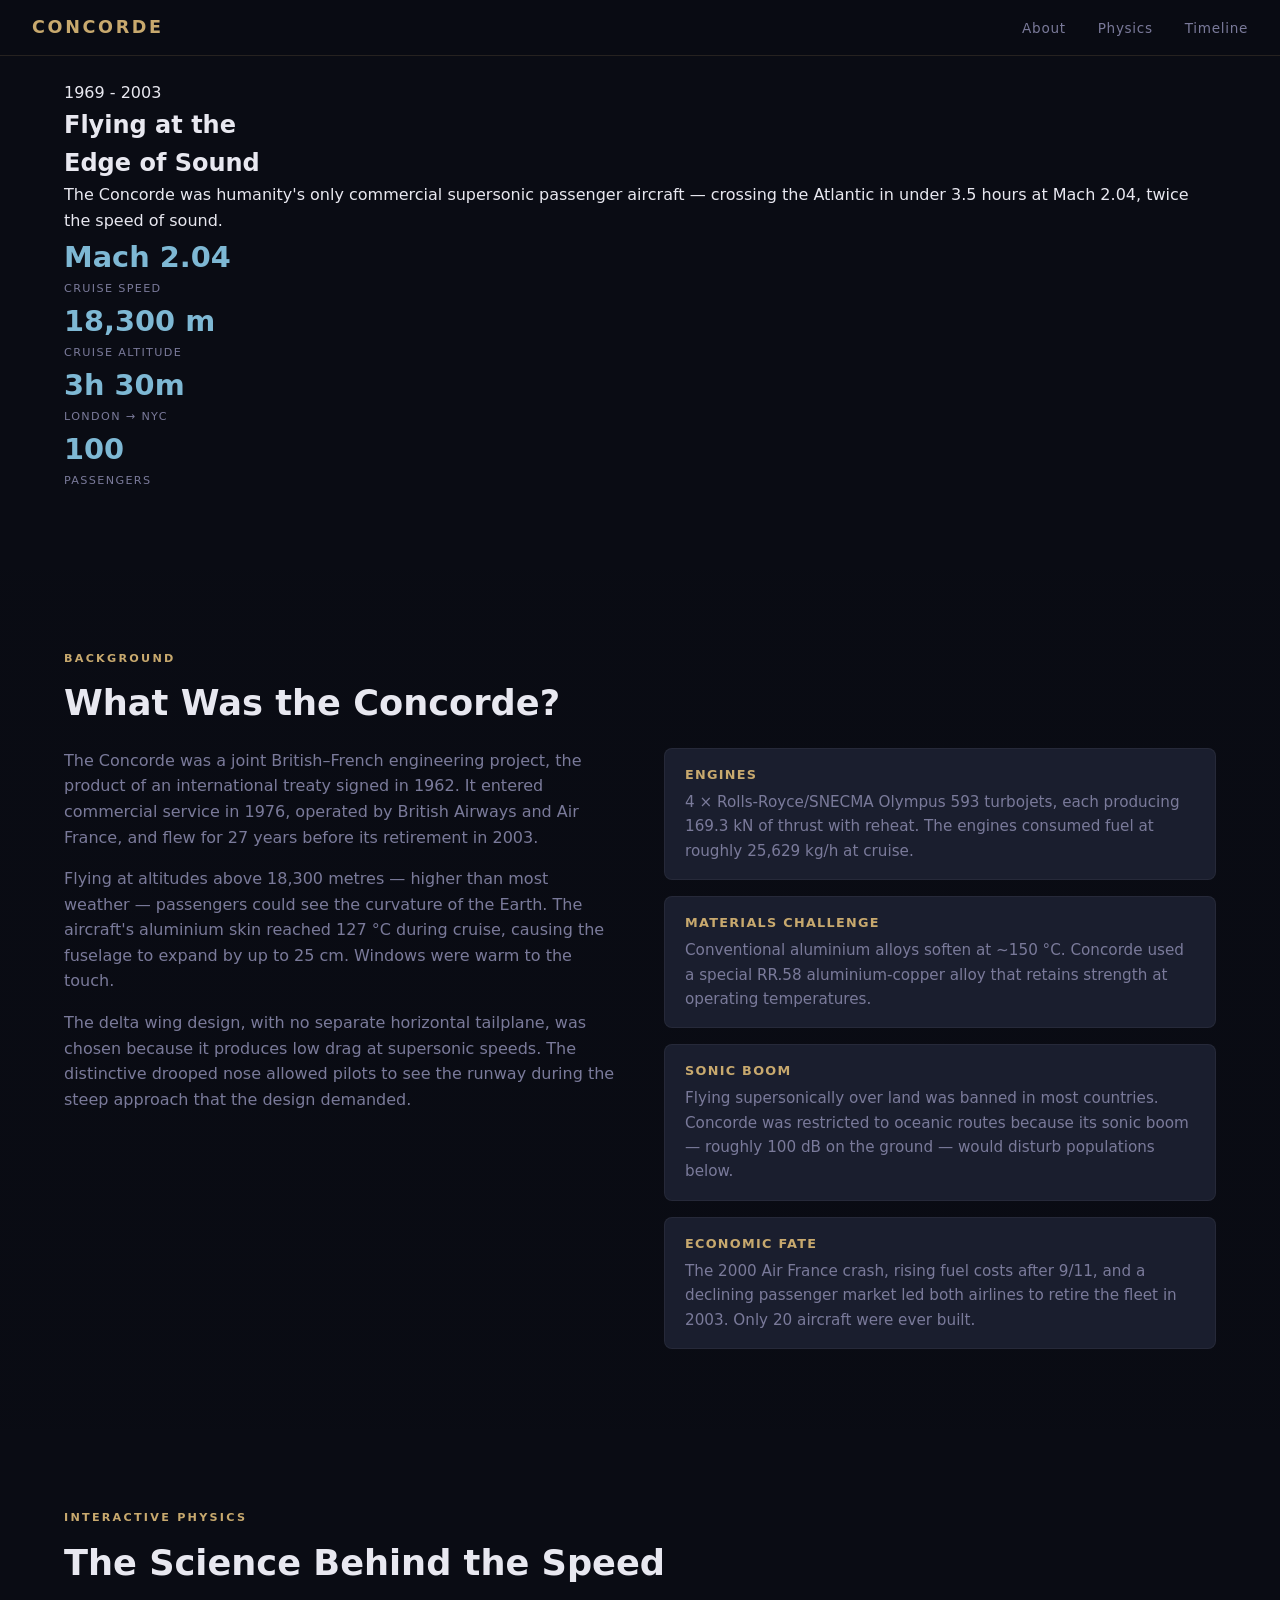
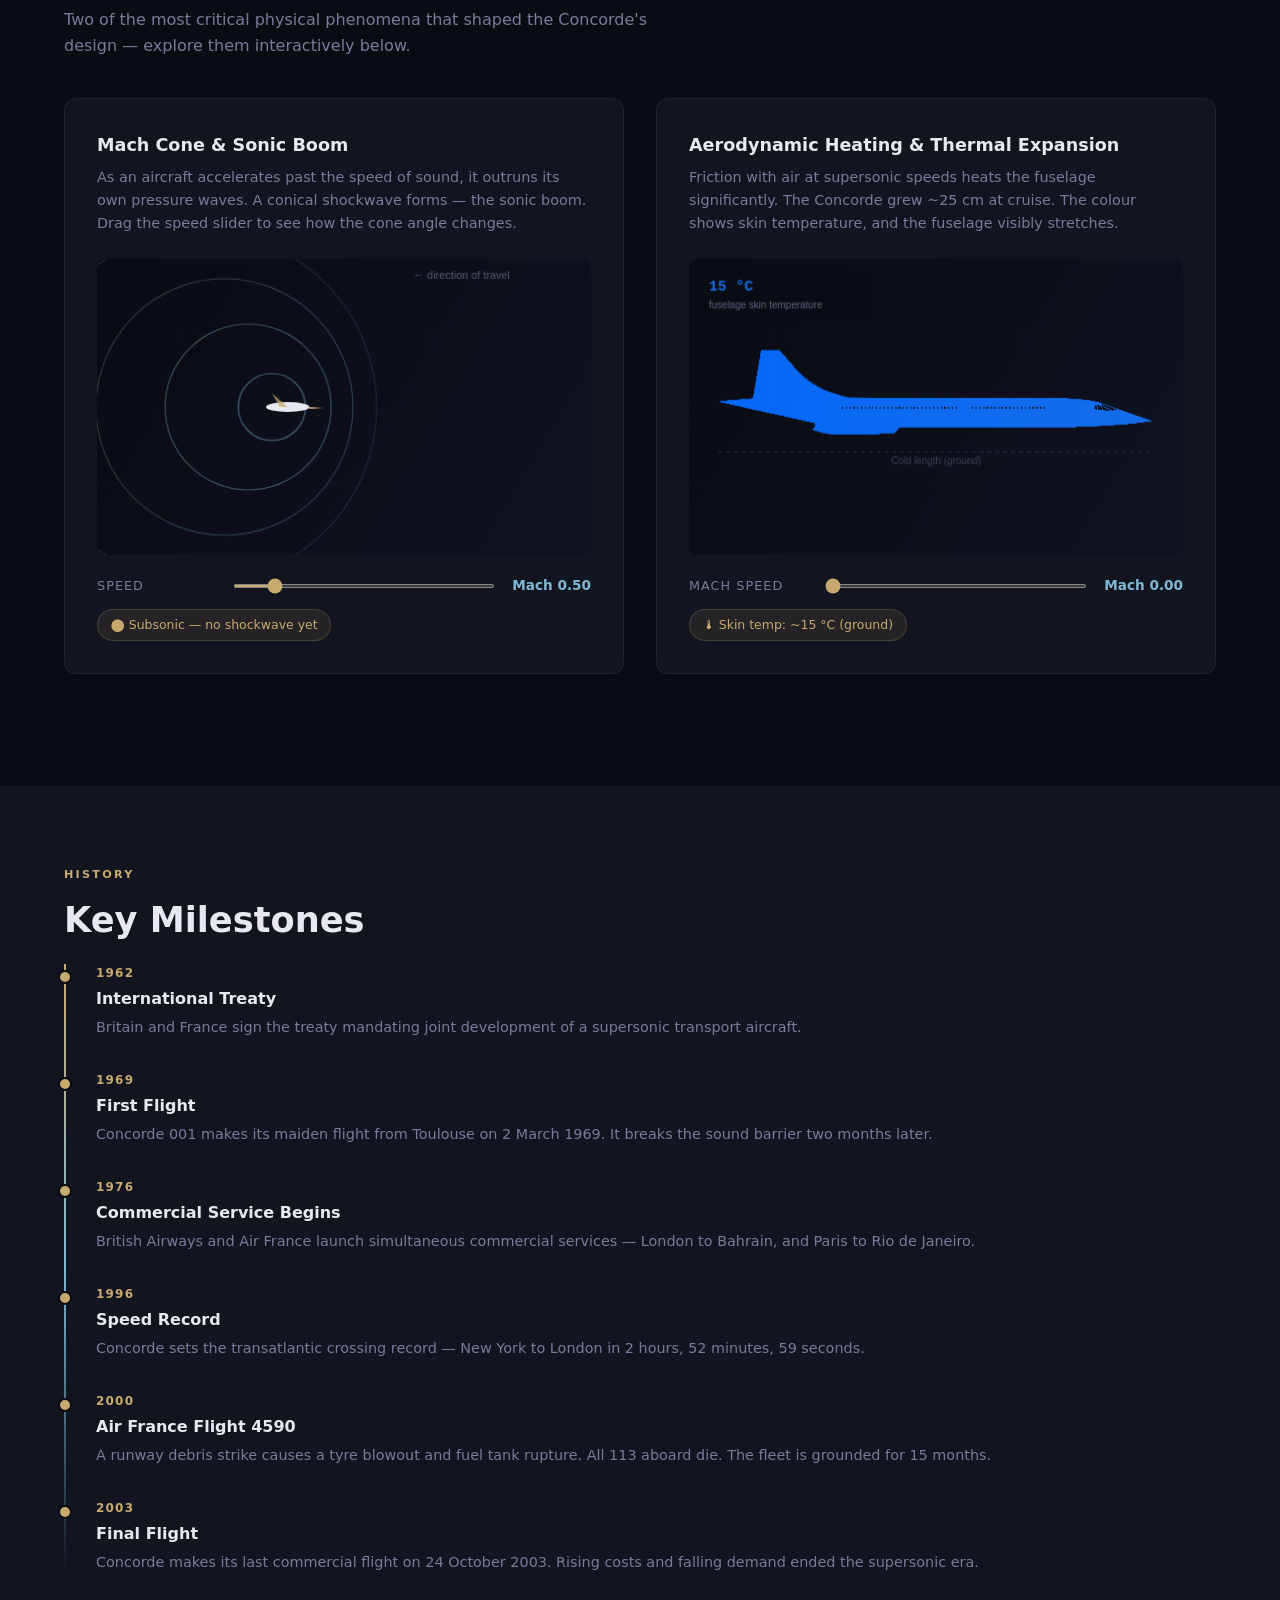
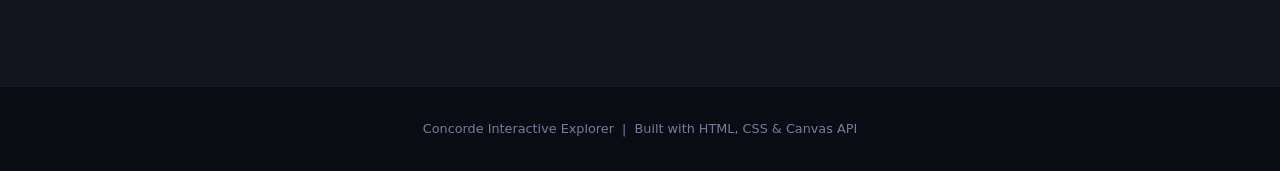
<file: index.html>
<!DOCTYPE html>
<html lang="en">
<head>
  <meta charset="UTF-8">
  <meta name="viewport" content="width=device-width, initial-scale=1.0">
  <title>Concorde — Supersonic Explorer</title>
<link rel="stylesheet" href="style.css">
</head>
<body>

<!-- NAV -->
<nav>
  <div class="nav-brand">CONCORDE</div>
  <ul class="nav-links">
    <li><a href="#story">About</a></li>
    <li><a href="#physics">Physics</a></li>
    <li><a href="#timeline">Timeline</a></li>
  </ul>
</nav>

<!-- HERO -->
<section class="hero" id="home">
  <div class="hero-bg"></div>

  <div class="hero-content">
    <div class="hero-tag">1969 - 2003</div>
    <h1>Flying at the<br>Edge of <span>Sound</span></h1>
    <p>The Concorde was humanity's only commercial supersonic passenger aircraft — crossing the Atlantic in under 3.5 hours at Mach 2.04, twice the speed of sound.</p>
    <div class="hero-stats">
      <div class="stat"><span class="stat-value">Mach 2.04</span><span class="stat-label">Cruise Speed</span></div>
      <div class="stat"><span class="stat-value">18,300 m</span><span class="stat-label">Cruise Altitude</span></div>
      <div class="stat"><span class="stat-value">3h 30m</span><span class="stat-label">London → NYC</span></div>
      <div class="stat"><span class="stat-value">100</span><span class="stat-label">Passengers</span></div>
    </div>
  </div>
</section>

<!-- STORY -->
<section id="story">
  <div class="section-tag">Background</div>
  <h2>What Was the Concorde?</h2>
  <div class="story-grid">
    <div class="story-text">
      <p>The Concorde was a joint British–French engineering project, the product of an international treaty signed in 1962. It entered commercial service in 1976, operated by British Airways and Air France, and flew for 27 years before its retirement in 2003.</p>
      <p>Flying at altitudes above 18,300 metres — higher than most weather — passengers could see the curvature of the Earth. The aircraft's aluminium skin reached 127 °C during cruise, causing the fuselage to expand by up to 25 cm. Windows were warm to the touch.</p>
      <p>The delta wing design, with no separate horizontal tailplane, was chosen because it produces low drag at supersonic speeds. The distinctive drooped nose allowed pilots to see the runway during the steep approach that the design demanded.</p>
    </div>
    <div class="story-facts">
      <div class="fact-card">
        <h4>Engines</h4>
        <p>4 × Rolls-Royce/SNECMA Olympus 593 turbojets, each producing 169.3 kN of thrust with reheat. The engines consumed fuel at roughly 25,629 kg/h at cruise.</p>
      </div>
      <div class="fact-card">
        <h4>Materials Challenge</h4>
        <p>Conventional aluminium alloys soften at ~150 °C. Concorde used a special RR.58 aluminium-copper alloy that retains strength at operating temperatures.</p>
      </div>
      <div class="fact-card">
        <h4>Sonic Boom</h4>
        <p>Flying supersonically over land was banned in most countries. Concorde was restricted to oceanic routes because its sonic boom — roughly 100 dB on the ground — would disturb populations below.</p>
      </div>
      <div class="fact-card">
        <h4>Economic Fate</h4>
        <p>The 2000 Air France crash, rising fuel costs after 9/11, and a declining passenger market led both airlines to retire the fleet in 2003. Only 20 aircraft were ever built.</p>
      </div>
    </div>
  </div>
</section>

<!-- PHYSICS INTERACTIVES -->
<section id="physics">
  <div class="section-tag">Interactive Physics</div>
  <h2>The Science Behind the Speed</h2>
  <p class="section-intro">Two of the most critical physical phenomena that shaped the Concorde's design — explore them interactively below.</p>

  <div class="physics-grid">
    <!-- 1: Mach Cone -->
    <div class="interactive-card">
      <h3>Mach Cone &amp; Sonic Boom</h3>
      <p class="desc">As an aircraft accelerates past the speed of sound, it outruns its own pressure waves. A conical shockwave forms — the sonic boom. Drag the speed slider to see how the cone angle changes.</p>
      <canvas id="machCanvas" width="500" height="300"></canvas>
      <div class="controls">
        <div class="control-row">
          <label>Speed</label>
          <input type="range" id="machSlider" min="0.1" max="3.0" step="0.01" value="0.5">
          <span class="readout" id="machReadout">Mach 0.50</span>
        </div>
      </div>
      <div class="info-badge" id="machInfo">⬤ Subsonic — no shockwave yet</div>
    </div>

    <!-- 2: Thermal Expansion -->
    <div class="interactive-card">
      <h3>Aerodynamic Heating &amp; Thermal Expansion</h3>
      <p class="desc">Friction with air at supersonic speeds heats the fuselage significantly. The Concorde grew ~25 cm at cruise. The colour shows skin temperature, and the fuselage visibly stretches.</p>
      <canvas id="heatCanvas" width="500" height="300"></canvas>
      <div class="controls">
        <div class="control-row">
          <label>Mach Speed</label>
          <input type="range" id="heatSlider" min="0" max="2.04" step="0.01" value="0">
          <span class="readout" id="heatReadout">Mach 0.00</span>
        </div>
      </div>
      <div class="info-badge" id="heatInfo">🌡 Skin temp: ~15 °C (ground)</div>
    </div>
  </div>
</section>

<!-- TIMELINE -->
<section id="timeline">
  <div class="section-tag">History</div>
  <h2>Key Milestones</h2>
  <div class="timeline">
    <div class="tl-item">
      <div class="tl-year">1962</div>
      <h4>International Treaty</h4>
      <p>Britain and France sign the treaty mandating joint development of a supersonic transport aircraft.</p>
    </div>
    <div class="tl-item">
      <div class="tl-year">1969</div>
      <h4>First Flight</h4>
      <p>Concorde 001 makes its maiden flight from Toulouse on 2 March 1969. It breaks the sound barrier two months later.</p>
    </div>
    <div class="tl-item">
      <div class="tl-year">1976</div>
      <h4>Commercial Service Begins</h4>
      <p>British Airways and Air France launch simultaneous commercial services — London to Bahrain, and Paris to Rio de Janeiro.</p>
    </div>
    <div class="tl-item">
      <div class="tl-year">1996</div>
      <h4>Speed Record</h4>
      <p>Concorde sets the transatlantic crossing record — New York to London in 2 hours, 52 minutes, 59 seconds.</p>
    </div>
    <div class="tl-item">
      <div class="tl-year">2000</div>
      <h4>Air France Flight 4590</h4>
      <p>A runway debris strike causes a tyre blowout and fuel tank rupture. All 113 aboard die. The fleet is grounded for 15 months.</p>
    </div>
    <div class="tl-item">
      <div class="tl-year">2003</div>
      <h4>Final Flight</h4>
      <p>Concorde makes its last commercial flight on 24 October 2003. Rising costs and falling demand ended the supersonic era.</p>
    </div>
  </div>
</section>

<footer>
  Concorde Interactive Explorer &nbsp;|&nbsp; Built with HTML, CSS &amp; Canvas API
</footer>

<script>
// ════════════════════════════════════════════════
//  1. MACH CONE VISUALIZER
// ════════════════════════════════════════════════
(function () {
  const canvas = document.getElementById('machCanvas');
  const ctx    = canvas.getContext('2d');
  const slider = document.getElementById('machSlider');
  const readout= document.getElementById('machReadout');
  const badge  = document.getElementById('machInfo');

  // Retina scaling
  const dpr = window.devicePixelRatio || 1;
  canvas.width  = 500 * dpr; canvas.height = 300 * dpr;
  canvas.style.width = '100%'; canvas.style.height = 'auto';
  ctx.scale(dpr, dpr);
  const W = 500, H = 300;

  let mach = 0.5;
  let time = 0;
  let wavefronts = []; // { x, r, age }
  let planeX = 80;
  const PLANE_SPEED_PX_S = 120; // pixels per second at mach 1 (visual)
  const SOUND_SPEED_PX_S = 120;
  let lastT = null;
  const MAX_WAVES = 30;

  function spawnWave() {
    wavefronts.push({ x: planeX, r: 0 });
  }

  function draw(ts) {
    if (!lastT) lastT = ts;
    const dt = Math.min((ts - lastT) / 1000, 0.05);
    lastT = ts;
    time += dt;

    const planeVPx = mach * PLANE_SPEED_PX_S;
    planeX += planeVPx * dt;
    if (planeX > W + 20) {
      planeX = -20;
      wavefronts = [];
    }

    // Spawn a wavefront every ~0.4 s (visual)
    if (Math.floor(time * 2.5) > Math.floor((time - dt) * 2.5)) {
      if (wavefronts.length < MAX_WAVES) spawnWave();
    }

    // Grow wave radii
    wavefronts.forEach(w => { w.r += SOUND_SPEED_PX_S * dt; });
    // Cull off-screen
    wavefronts = wavefronts.filter(w => w.r < W * 1.5 && w.x - w.r < W);

    // ─ Draw ─
    ctx.clearRect(0, 0, W, H);

    // Background gradient
    const bg = ctx.createLinearGradient(0, 0, W, H);
    bg.addColorStop(0, '#0a0c14');
    bg.addColorStop(1, '#0f1220');
    ctx.fillStyle = bg;
    ctx.fillRect(0, 0, W, H);

    // Wave circles
    wavefronts.forEach(w => {
      const alpha = Math.max(0, 0.6 - w.r / (W * 0.8));
      ctx.beginPath();
      ctx.arc(w.x, H / 2, w.r, 0, Math.PI * 2);
      ctx.strokeStyle = `rgba(126,184,212,${alpha})`;
      ctx.lineWidth = 1.2;
      ctx.stroke();
    });

    // Mach cone lines (only when supersonic)
    if (mach >= 1.0) {
      const sinMu = 1 / mach;
      const mu = Math.asin(Math.min(1, sinMu));
      const coneLen = W * 0.85;

      ctx.save();
      ctx.translate(planeX, H / 2);
      ctx.beginPath();
      ctx.moveTo(0, 0);
      ctx.lineTo(-coneLen, -Math.tan(mu) * coneLen);
      ctx.moveTo(0, 0);
      ctx.lineTo(-coneLen,  Math.tan(mu) * coneLen);
      ctx.strokeStyle = 'rgba(224,92,92,0.75)';
      ctx.lineWidth = 2;
      ctx.setLineDash([6, 4]);
      ctx.stroke();
      ctx.setLineDash([]);

      // Angle label
      const angleDeg = (mu * 180 / Math.PI).toFixed(1);
      ctx.fillStyle = 'rgba(224,92,92,0.85)';
      ctx.font = '11px monospace';
      ctx.fillText(`μ = ${angleDeg}°`, -coneLen * 0.5, -Math.tan(mu) * coneLen * 0.5 - 6);
      ctx.restore();
    }

    // Plane body
    ctx.save();
    ctx.translate(planeX, H / 2);
    // fuselage
    ctx.fillStyle = '#e8e8f0';
    ctx.beginPath();
    ctx.ellipse(0, 0, 22, 5, 0, 0, Math.PI * 2);
    ctx.fill();
    // nose
    ctx.beginPath();
    ctx.moveTo(22, 0); ctx.lineTo(36, 1); ctx.lineTo(22, 2);
    ctx.fillStyle = '#c8a96e'; ctx.fill();
    // wing
    ctx.beginPath();
    ctx.moveTo(0, 0); ctx.lineTo(-16, -14); ctx.lineTo(-8, 0);
    ctx.fillStyle = 'rgba(200,169,110,0.7)'; ctx.fill();
    ctx.restore();

    // Labels
    ctx.fillStyle = 'rgba(122,122,154,0.7)';
    ctx.font = '11px sans-serif';
    ctx.fillText('← direction of travel', W - 180, 20);

    requestAnimationFrame(draw);
  }

  slider.addEventListener('input', () => {
    mach = parseFloat(slider.value);
    readout.textContent = `Mach ${mach.toFixed(2)}`;
    if (mach < 1.0) {
      badge.textContent = '⬤ Subsonic — pressure waves travel ahead of the plane';
      badge.style.background = 'rgba(126,184,212,0.1)';
      badge.style.borderColor = 'rgba(126,184,212,0.3)';
      badge.style.color = '#7eb8d4';
    } else if (mach < 1.2) {
      badge.textContent = '⬤ Transonic — shockwave forming, unstable drag rise';
      badge.style.background = 'rgba(200,169,110,0.1)';
      badge.style.borderColor = 'rgba(200,169,110,0.3)';
      badge.style.color = '#c8a96e';
    } else {
      const mu = (Math.asin(1 / mach) * 180 / Math.PI).toFixed(1);
      badge.textContent = `⬤ Supersonic — Mach angle μ = ${mu}°, sonic boom on the ground`;
      badge.style.background = 'rgba(224,92,92,0.1)';
      badge.style.borderColor = 'rgba(224,92,92,0.3)';
      badge.style.color = '#e05c5c';
    }
  });

  requestAnimationFrame(draw);
})();

// ════════════════════════════════════════════════
//  2. THERMAL EXPANSION VISUALIZER
// ════════════════════════════════════════════════
(function () {
  const canvas  = document.getElementById('heatCanvas');
  const ctx     = canvas.getContext('2d');
  const slider  = document.getElementById('heatSlider');
  const readout = document.getElementById('heatReadout');
  const badge   = document.getElementById('heatInfo');

  const dpr = window.devicePixelRatio || 1;
  canvas.width  = 500 * dpr; canvas.height = 300 * dpr;
  canvas.style.width = '100%'; canvas.style.height = 'auto';
  ctx.scale(dpr, dpr);
  const W = 500, H = 300;

  const T_AMB_GROUND = 288.15;

  function skinTemp(mach) {
    const T_base = mach < 0.5 ? T_AMB_GROUND : T_AMB_GROUND - mach * 35;
    return T_base * (1 + 0.2 * 0.9 * mach * mach) - 273.15;
  }

  function expansion_mm(mach) {
    return (mach / 2.04) * (mach / 2.04) * 250;
  }

  function tempColor(t) {
    const pct = Math.max(0, Math.min(1, (t - 10) / 120));
    if (pct < 0.5) {
      const r = Math.round(pct * 2 * 200);
      const g = Math.round(100 + pct * 2 * 100);
      const b = Math.round(255 - pct * 2 * 200);
      return `rgb(${r},${g},${b})`;
    } else {
      const p2 = (pct - 0.5) * 2;
      const r = Math.round(200 + p2 * 55);
      const g = Math.round(200 - p2 * 160);
      const b = Math.round(55 - p2 * 55);
      return `rgb(${r},${g},${b})`;
    }
  }

  let currentMach = 0;
  let animMach = 0;
  let maskCanvas = null;

  // Load silhouette PNG and strip white background to create an alpha mask
  const img = new Image();
  img.src = 'Concorde Silh.png';
  img.onload = () => {
    maskCanvas = document.createElement('canvas');
    maskCanvas.width = img.width;
    maskCanvas.height = img.height;
    const mctx = maskCanvas.getContext('2d');
    mctx.drawImage(img, 0, 0);
    const id = mctx.getImageData(0, 0, img.width, img.height);
    const d = id.data;
    for (let i = 0; i < d.length; i += 4) {
      if (d[i] > 200 && d[i + 1] > 200 && d[i + 2] > 200) d[i + 3] = 0;
    }
    mctx.putImageData(id, 0, 0);
    requestAnimationFrame(draw);
  };

  // Reusable offscreen canvas for gradient+mask compositing
  const tmp = document.createElement('canvas');
  const tctx = tmp.getContext('2d');

  function draw() {
    animMach += (currentMach - animMach) * 0.05;
    const m = animMach;

    ctx.clearRect(0, 0, W, H);
    const bg = ctx.createLinearGradient(0, 0, W, H);
    bg.addColorStop(0, '#0a0c14'); bg.addColorStop(1, '#0f1220');
    ctx.fillStyle = bg; ctx.fillRect(0, 0, W, H);

    if (!maskCanvas) { requestAnimationFrame(draw); return; }

    const temp = skinTemp(m);
    const expMm = expansion_mm(m);
    const expPx = (expMm / 250) * 30;

    // Plane layout — silhouette is nose-right, tail-left
    const BASE_W = 440;
    const aspect = maskCanvas.height / maskCanvas.width;
    const imgW = BASE_W + expPx;
    const imgH = BASE_W * aspect;
    const imgX = (W - BASE_W) / 2 - expPx / 2;
    const imgY = H / 2 - imgH / 2 - 15;

    // Cold reference line
    const coldMid = W / 2;
    const lineY = imgY + imgH + 14;
    ctx.setLineDash([4, 4]);
    ctx.strokeStyle = 'rgba(122,122,154,0.3)';
    ctx.lineWidth = 1;
    ctx.beginPath();
    ctx.moveTo(coldMid - BASE_W / 2, lineY);
    ctx.lineTo(coldMid + BASE_W / 2, lineY);
    ctx.stroke();
    ctx.setLineDash([]);
    ctx.fillStyle = 'rgba(122,122,154,0.45)';
    ctx.font = '10px sans-serif';
    ctx.textAlign = 'center';
    ctx.fillText('Cold length (ground)', coldMid, lineY + 13);
    ctx.textAlign = 'left';

    // Hot length expansion bracket
    if (expPx > 1) {
      const bracketY = lineY - 6;
      ctx.strokeStyle = 'rgba(200,169,110,0.6)';
      ctx.lineWidth = 1.5;
      ctx.beginPath();
      ctx.moveTo(imgX, bracketY);
      ctx.lineTo(imgX + imgW, bracketY);
      ctx.stroke();
      [[imgX, 1], [imgX + imgW, -1]].forEach(([x, dir]) => {
        ctx.beginPath();
        ctx.moveTo(x, bracketY);
        ctx.lineTo(x + dir * 6, bracketY - 4);
        ctx.lineTo(x + dir * 6, bracketY + 4);
        ctx.fillStyle = 'rgba(200,169,110,0.6)';
        ctx.fill();
      });
      ctx.fillStyle = 'rgba(200,169,110,0.9)';
      ctx.font = 'bold 10px sans-serif';
      ctx.textAlign = 'center';
      ctx.fillText(`+${expMm.toFixed(0)} mm`, coldMid, bracketY - 3);
      ctx.textAlign = 'left';
    }

    // Draw heat-coloured plane: gradient → masked by silhouette
    tmp.width  = Math.ceil(imgW);
    tmp.height = Math.ceil(imgH);
    const grad = tctx.createLinearGradient(0, 0, imgW, 0);
    grad.addColorStop(0,   tempColor(temp * 0.78));  // tail
    grad.addColorStop(0.5, tempColor(temp * 0.95));  // mid-fuselage
    grad.addColorStop(1,   tempColor(temp * 1.08));  // nose leading edge (hottest)
    tctx.fillStyle = grad;
    tctx.fillRect(0, 0, imgW, imgH);
    tctx.globalCompositeOperation = 'destination-in';
    tctx.drawImage(maskCanvas, 0, 0, imgW, imgH);
    tctx.globalCompositeOperation = 'source-over';
    ctx.drawImage(tmp, imgX, imgY);

    // Engine exhaust glow (engines sit under left/rear of silhouette)
    if (m > 0.2) {
      const glowX = imgX + imgW * 0.09;
      const glowY = imgY + imgH * 0.74;
      const glow = ctx.createRadialGradient(glowX, glowY, 0, glowX, glowY, 30);
      glow.addColorStop(0, `rgba(255,${Math.round(180 - m * 80)},30,${Math.min(0.9, m * 0.7)})`);
      glow.addColorStop(1, 'rgba(0,0,0,0)');
      ctx.beginPath();
      ctx.ellipse(glowX - 12, glowY, 30, 11, 0, 0, Math.PI * 2);
      ctx.fillStyle = glow;
      ctx.fill();
    }

    // Temperature badge
    ctx.fillStyle = 'rgba(10,12,20,0.75)';
    ctx.beginPath();
    ctx.roundRect(10, 10, 178, 52, 6);
    ctx.fill();
    ctx.fillStyle = tempColor(temp);
    ctx.font = 'bold 15px monospace';
    ctx.fillText(`${temp.toFixed(0)} °C`, 20, 32);
    ctx.fillStyle = 'rgba(122,122,154,0.8)';
    ctx.font = '10px sans-serif';
    ctx.fillText('fuselage skin temperature', 20, 50);

    requestAnimationFrame(draw);
  }

  slider.addEventListener('input', () => {
    currentMach = parseFloat(slider.value);
    readout.textContent = `Mach ${currentMach.toFixed(2)}`;
    const temp = skinTemp(currentMach);
    const exp  = expansion_mm(currentMach);
    badge.textContent = `🌡 Skin temp: ~${temp.toFixed(0)} °C  |  Expansion: +${exp.toFixed(0)} mm`;
  });
})();
</script>

</body>
</html>
</file>
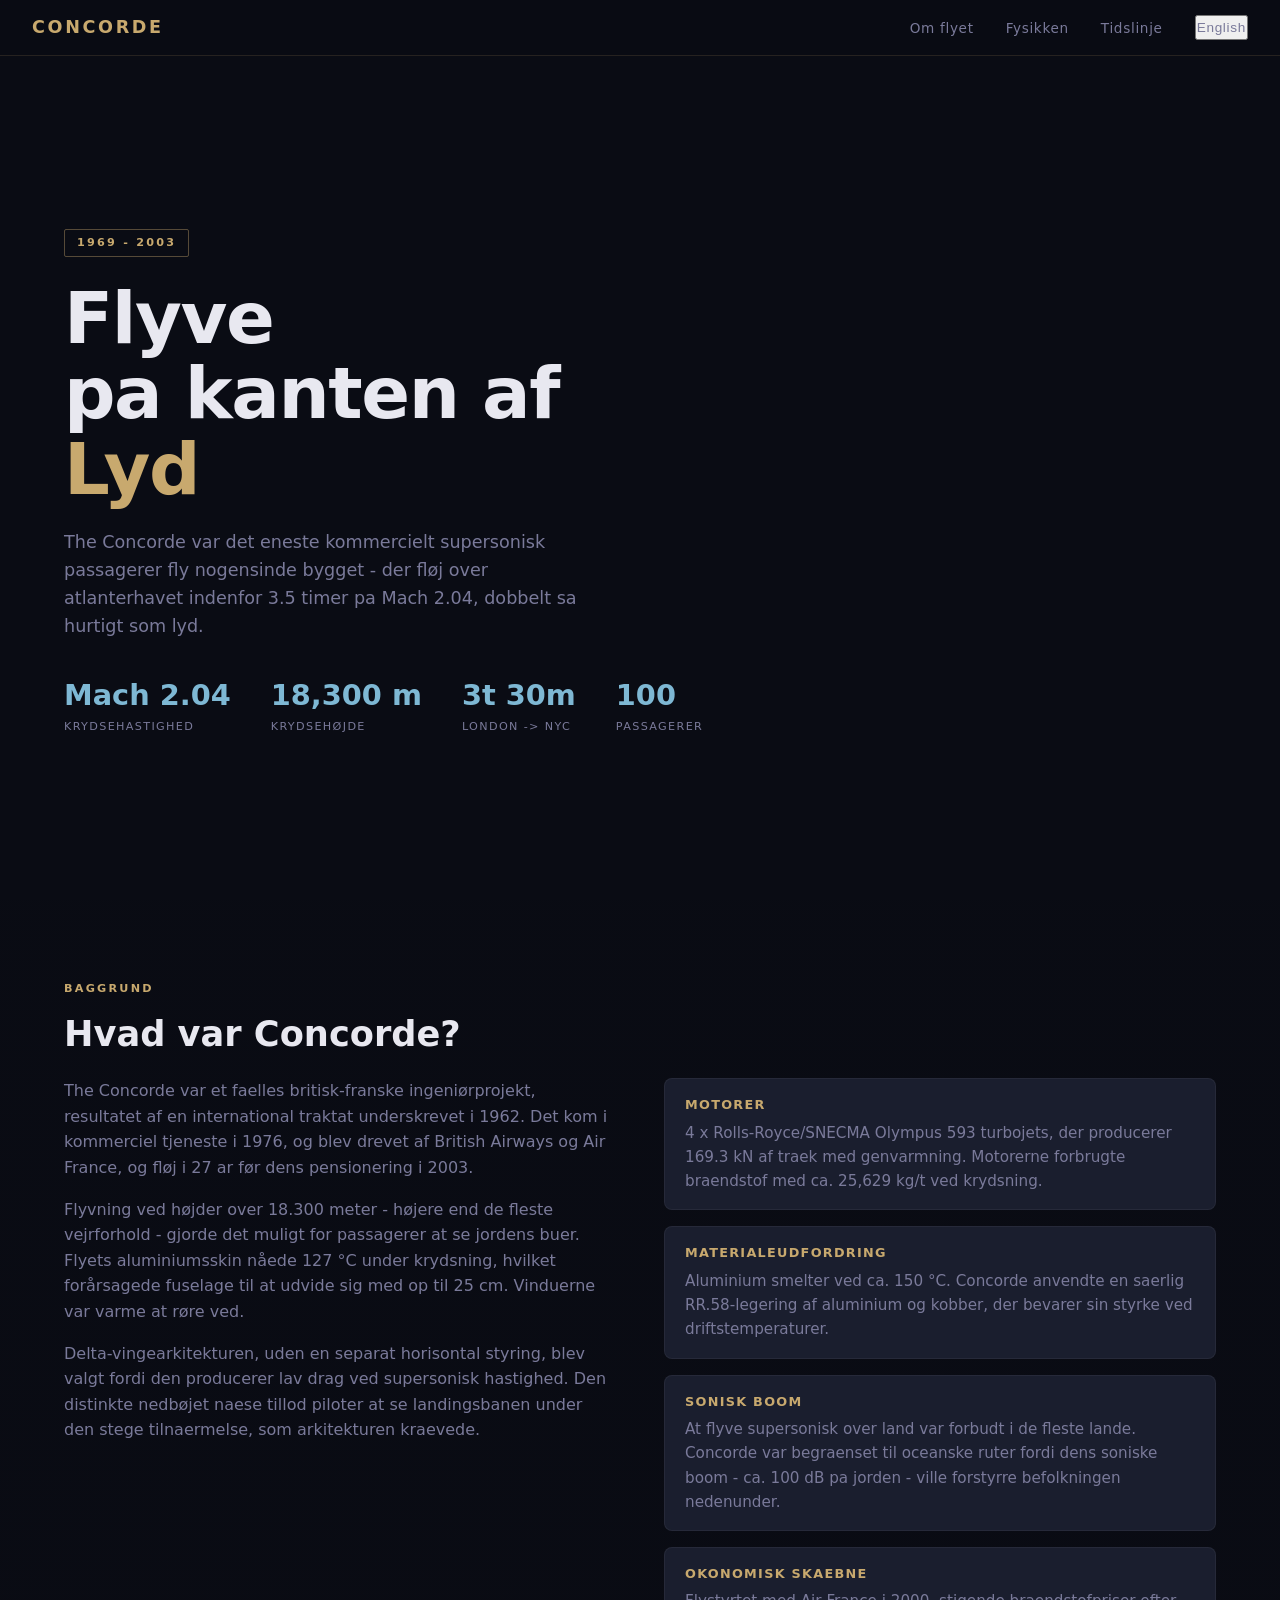
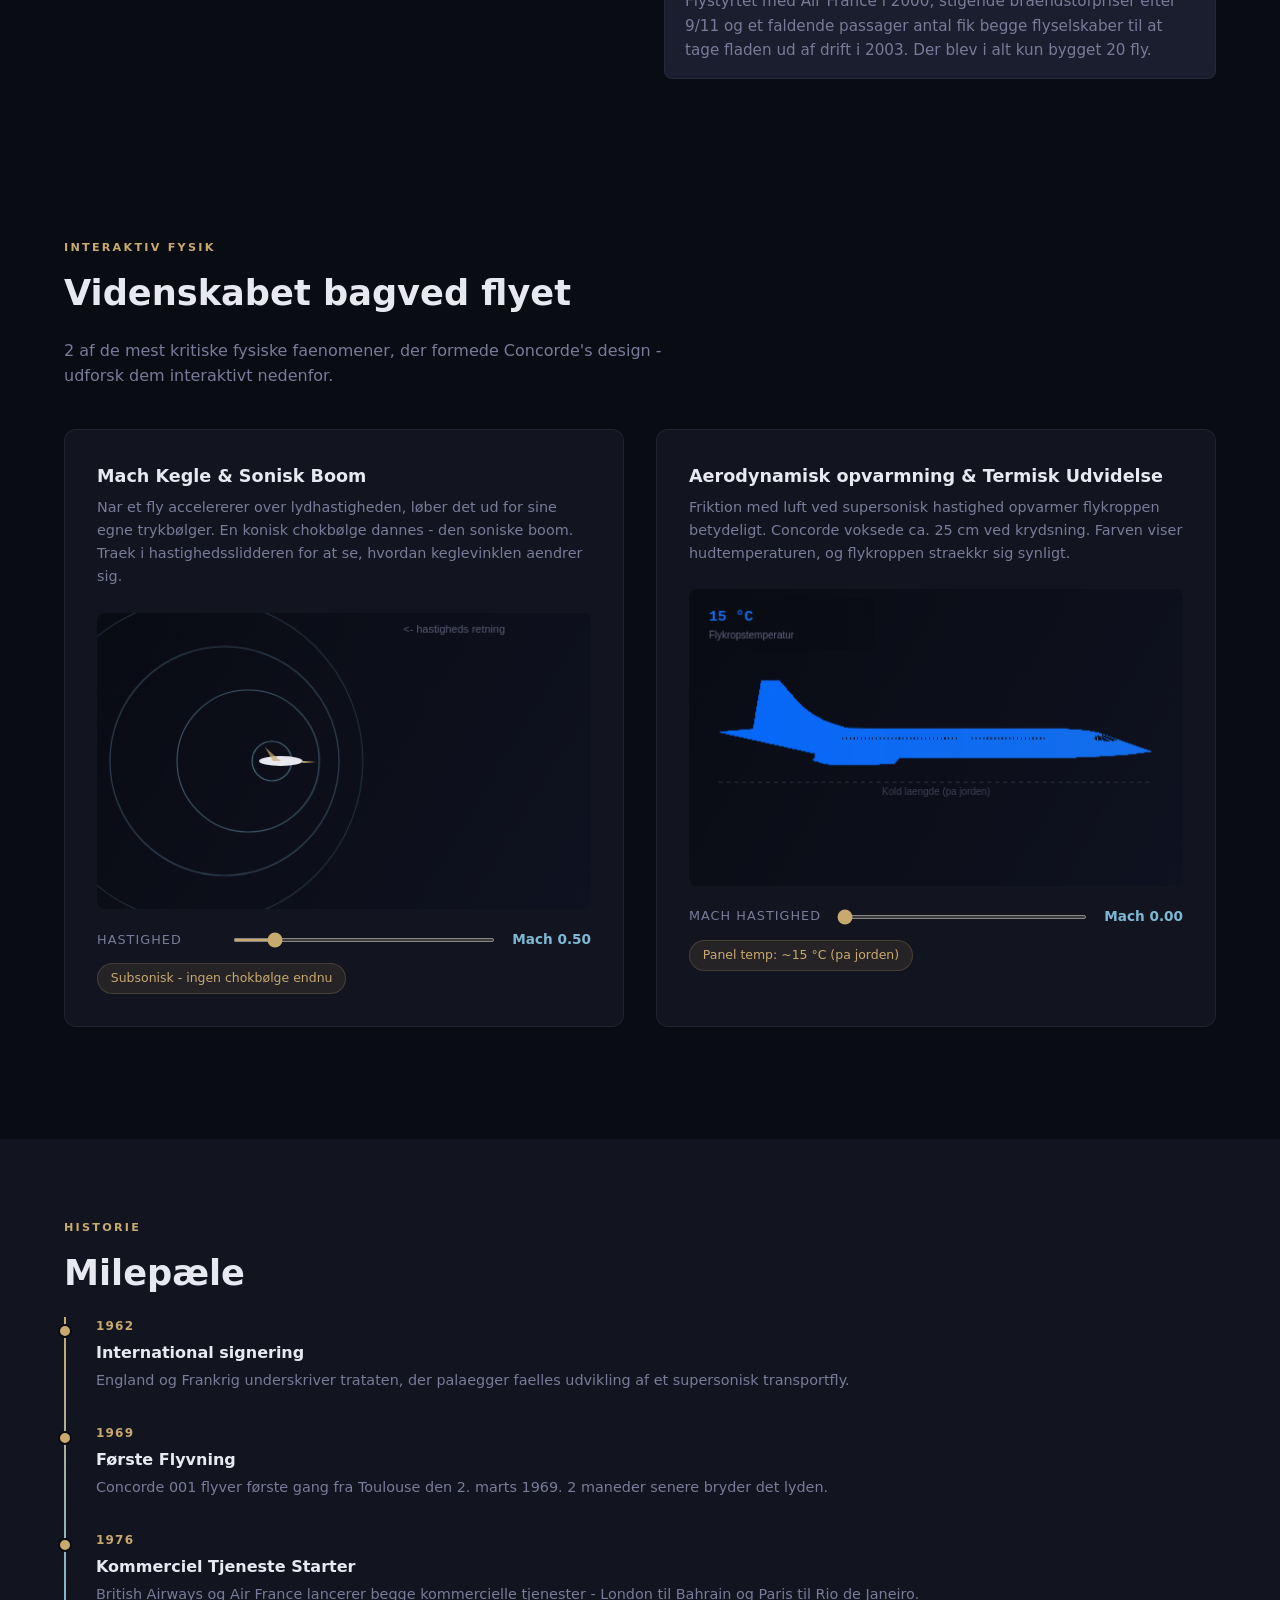
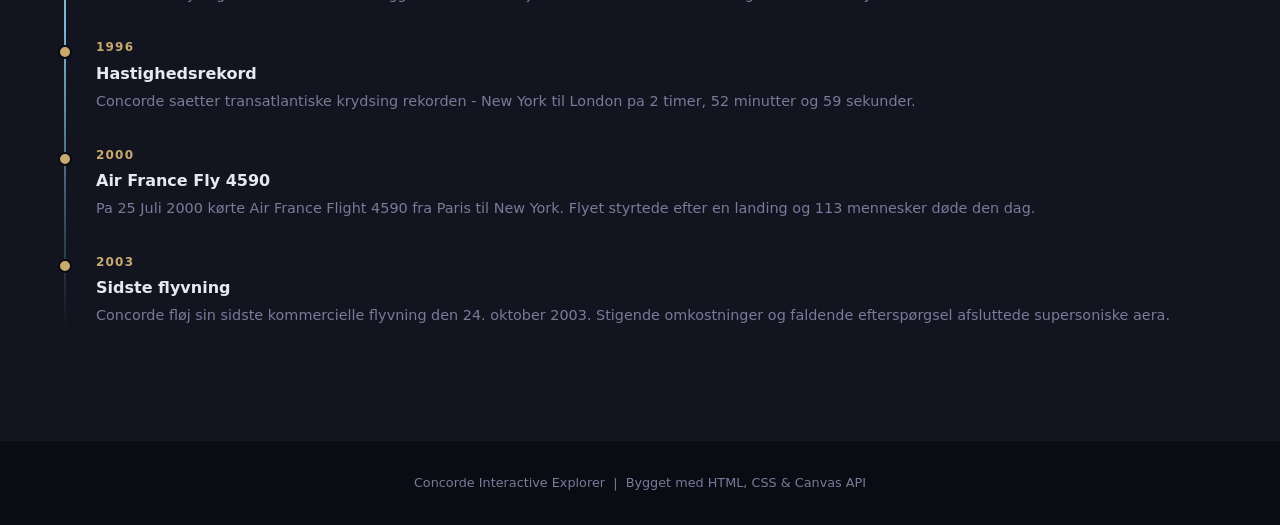
<file: index.DA.html>
<!DOCTYPE html>
<html lang="da">
<head>
  <meta charset="UTF-8">
  <meta name="viewport" content="width=device-width, initial-scale=1.0">
  <title>Concorde - Supersonisk Explorer</title>
  <link rel="stylesheet" href="style.css">
</head>
<body>

<!-- NAV -->
<nav>
  <div class="nav-brand">CONCORDE</div>
  <ul class="nav-links">
    <li><a href="#story">Om flyet</a></li>
    <li><a href="#physics">Fysikken</a></li>
    <li><a href="#timeline">Tidslinje</a></li>
    <button><a href="index.EN.html">English</a></button>
  </ul>
</nav>

<!-- HERO -->
<section class="titleCard" id="home">
  <div class="titleCard-bg"></div>

  <div class="titleCard-content">
    <div class="titleCard-tag">1969 - 2003</div>
    <h1>Flyve <br>pa kanten af <span>Lyd</span></h1>
    <p>The Concorde var det eneste kommercielt supersonisk passagerer fly nogensinde bygget - der fløj over atlanterhavet indenfor 3.5 timer pa Mach 2.04, dobbelt sa hurtigt som lyd.</p>
    <div class="titleCard-stats">
      <div class="stat"><span class="stat-value">Mach 2.04</span><span class="stat-label">Krydsehastighed</span></div>
      <div class="stat"><span class="stat-value">18,300 m</span><span class="stat-label">Krydsehøjde</span></div>
      <div class="stat"><span class="stat-value">3t 30m</span><span class="stat-label">London -> NYC</span></div>
      <div class="stat"><span class="stat-value">100</span><span class="stat-label">Passagerer</span></div>
    </div>
  </div>
</section>

<!-- 
This section just contains all the context and information about the Concorde
-->
<section id="story">
  <div class="section-tag">Baggrund</div>
  <h2>Hvad var Concorde?</h2>
  <div class="story-grid">
    <div class="story-text">
      <p>The Concorde var et faelles britisk-franske ingeniørprojekt, resultatet af en international traktat underskrevet i 1962. Det kom i kommerciel tjeneste i 1976, og blev drevet af British Airways og Air France, og fløj i 27 ar før dens pensionering i 2003.</p>
      <p>Flyvning ved højder over 18.300 meter - højere end de fleste vejrforhold - gjorde det muligt for passagerer at se jordens buer. Flyets aluminiumsskin nåede 127 °C under krydsning, hvilket forårsagede fuselage til at udvide sig med op til 25 cm. Vinduerne var varme at røre ved.</p>
      <p>Delta-vingearkitekturen, uden en separat horisontal styring, blev valgt fordi den producerer lav drag ved supersonisk hastighed. Den distinkte nedbøjet naese tillod piloter at se landingsbanen under den stege tilnaermelse, som arkitekturen kraevede.</p>
    </div>
    <div class="story-facts">
      <div class="fact-card">
        <h4>Motorer</h4>
        <p>4 x Rolls-Royce/SNECMA Olympus 593 turbojets, der producerer 169.3 kN af traek med genvarmning. Motorerne forbrugte braendstof med ca. 25,629 kg/t ved krydsning.</p>
      </div>
      <div class="fact-card">
        <h4>Materialeudfordring</h4>
        <p>Aluminium smelter ved ca. 150 °C. Concorde anvendte en saerlig RR.58-legering af aluminium og kobber, der bevarer sin styrke ved driftstemperaturer.</p>
      </div>
      <div class="fact-card">
        <h4>Sonisk Boom</h4>
        <p>At flyve supersonisk over land var forbudt i de fleste lande. Concorde var begraenset til oceanske ruter fordi dens soniske boom - ca. 100 dB pa jorden - ville forstyrre befolkningen nedenunder.</p>
      </div>
      <div class="fact-card">
        <h4>Okonomisk skaebne</h4>
        <p>Flystyrtet med Air France i 2000, stigende braendstofpriser efter 9/11 og et faldende passager antal fik begge flyselskaber til at tage fladen ud af drift i 2003. Der blev i alt kun bygget 20 fly.</p>
      </div>
    </div>
  </div>
</section>

<!-- PHYSICS INTERACTIVES -->
<section id="physics">
  <div class="section-tag">Interaktiv fysik</div>
  <h2>Videnskabet bagved flyet</h2>
  <p class="section-intro">2 af de mest kritiske fysiske faenomener, der formede Concorde's design - udforsk dem interaktivt nedenfor.</p>

  <div class="physics-grid">
    <!-- 1: Mach Cone -->
    <div class="interactive-card">
      <h3>Mach Kegle &amp; Sonisk Boom</h3>
      <p class="desc">Nar et fly accelererer over lydhastigheden, løber det ud for sine egne trykbølger. En konisk chokbølge dannes - den soniske boom. Traek i hastighedsslidderen for at se, hvordan keglevinklen aendrer sig.</p>
      <canvas id="machCanvas" width="500" height="300"
        data-travel-label="hastigheds retning"
        data-subsonic-text="Subsonisk - ingen chokbølge endnu"
        data-transonic-text="Transsonisk - chokbølge dannes, ustabil luftmodstand"
        data-supersonic-text="Supersonisk - Mach vinkel μ = {mu} grader, sonisk boom pa jorden"
      ></canvas>
      <div class="controls">
        <div class="control-row">
          <label>Hastighed</label>
          <input type="range" id="machSlider" min="0.1" max="3.0" step="0.01" value="0.5">
          <span class="readout" id="machReadout">Mach 0.50</span>
        </div>
      </div>
      <div class="info-badge" id="machInfo">Subsonisk - ingen chokbølge endnu</div>
    </div>

    <!-- 2: Thermal Expansion -->
    <div class="interactive-card">
      <h3>Aerodynamisk opvarmning &amp; Termisk Udvidelse</h3>
      <p class="desc">Friktion med luft ved supersonisk hastighed opvarmer flykroppen betydeligt. Concorde voksede ca. 25 cm ved krydsning. Farven viser hudtemperaturen, og flykroppen straekkr sig synligt.</p>
      <canvas id="heatCanvas" width="500" height="300"
        data-cold-label="Kold laengde (pa jorden)"
        data-temp-label="Flykropstemperatur"
        data-badge-prefix="Panel temp"
        data-exp-label="Udvidelse"
      ></canvas>
      <div class="controls">
        <div class="control-row">
          <label>Mach hastighed</label>
          <input type="range" id="heatSlider" min="0" max="2.04" step="0.01" value="0">
          <span class="readout" id="heatReadout">Mach 0.00</span>
        </div>
      </div>
      <div class="info-badge" id="heatInfo">Panel temp: ~15 °C (pa jorden)</div>
    </div>
  </div>
</section>

<!-- TIMELINE -->
<section id="timeline">
  <div class="section-tag">Historie</div>
  <h2>Milepæle</h2>
  <div class="timeline">
    <div class="tl-item">
      <div class="tl-year">1962</div>
      <h4>International signering</h4>
      <p>England og Frankrig underskriver trataten, der palaegger faelles udvikling af et supersonisk transportfly.</p>
    </div>
    <div class="tl-item">
      <div class="tl-year">1969</div>
      <h4>Første Flyvning</h4>
      <p>Concorde 001 flyver første gang fra Toulouse den 2. marts 1969. 2 maneder senere bryder det lyden.</p>
    </div>
    <div class="tl-item">
      <div class="tl-year">1976</div>
      <h4>Kommerciel Tjeneste Starter</h4>
      <p>British Airways og Air France lancerer begge kommercielle tjenester - London til Bahrain og Paris til Rio de Janeiro.</p>
    </div>
    <div class="tl-item">
      <div class="tl-year">1996</div>
      <h4>Hastighedsrekord</h4>
      <p>Concorde saetter transatlantiske krydsing rekorden - New York til London pa 2 timer, 52 minutter og 59 sekunder.</p>
    </div>
    <div class="tl-item">
      <div class="tl-year">2000</div>
      <h4>Air France Fly 4590</h4>
      <p>Pa 25 Juli 2000 kørte Air France Flight 4590 fra Paris til New York. Flyet styrtede efter en landing og 113 mennesker døde den dag.</p>
    </div>
    <div class="tl-item">
      <div class="tl-year">2003</div>
      <h4>Sidste flyvning</h4>
      <p>Concorde fløj sin sidste kommercielle flyvning den 24. oktober 2003. Stigende omkostninger og faldende efterspørgsel afsluttede supersoniske aera.</p>
    </div>
  </div>
</section>

<footer>
  Concorde Interactive Explorer &nbsp;|&nbsp; Bygget med HTML, CSS &amp; Canvas API
</footer>

<script src="mach-cone.js"></script>
<script src="thermal-expansion.js"></script>

</body>
</html>
</file>
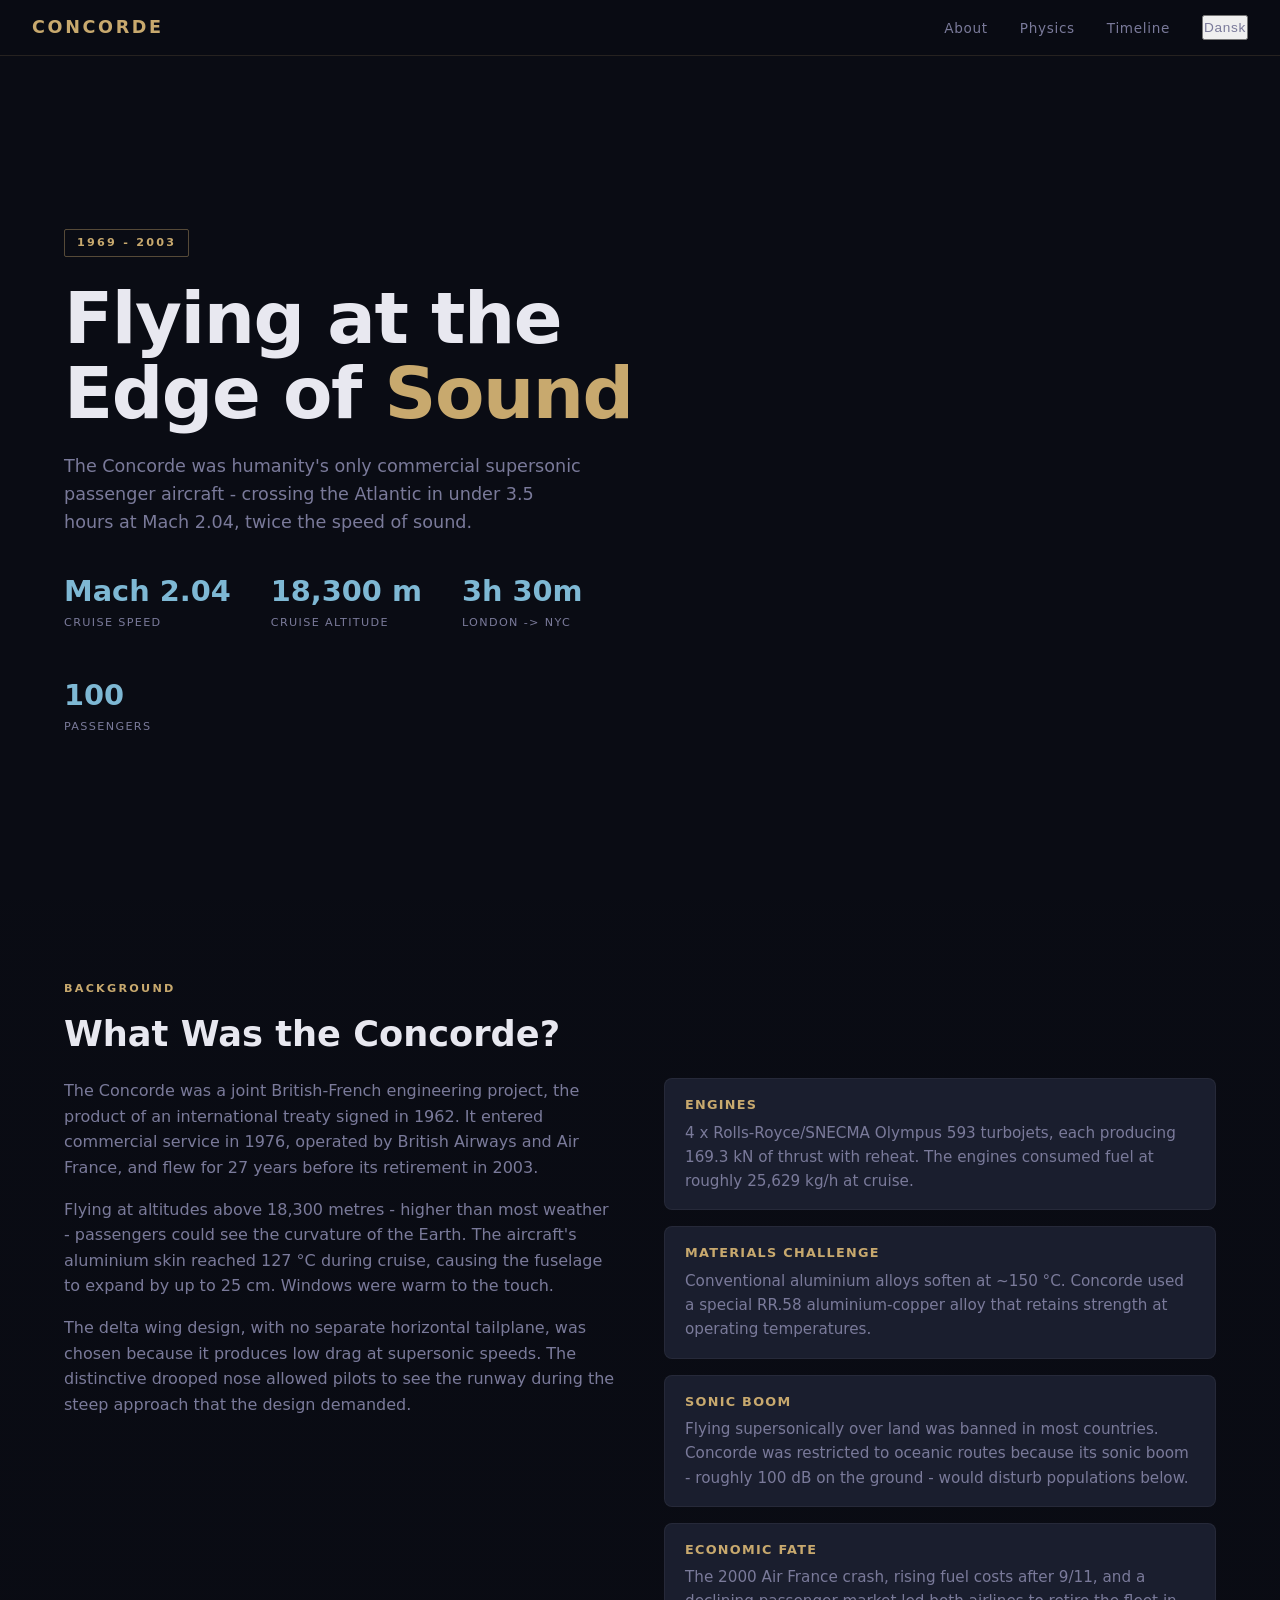
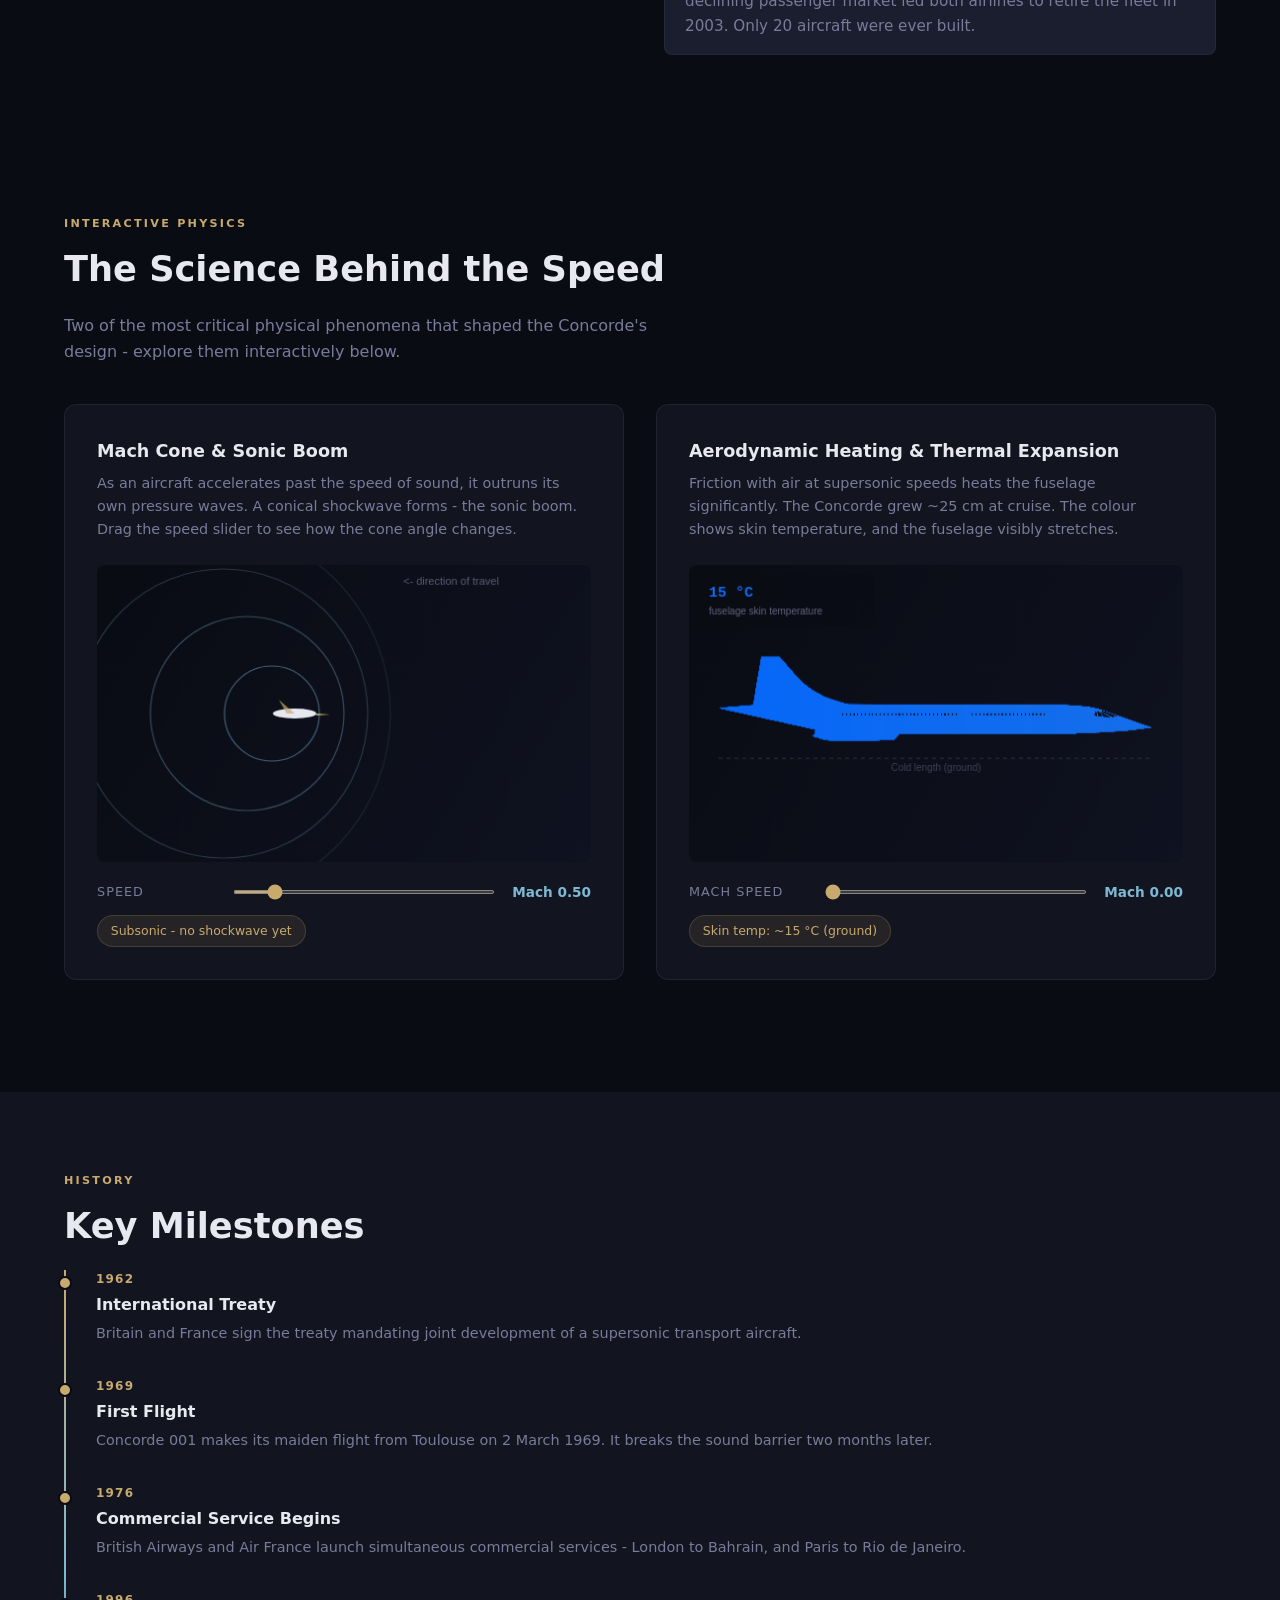
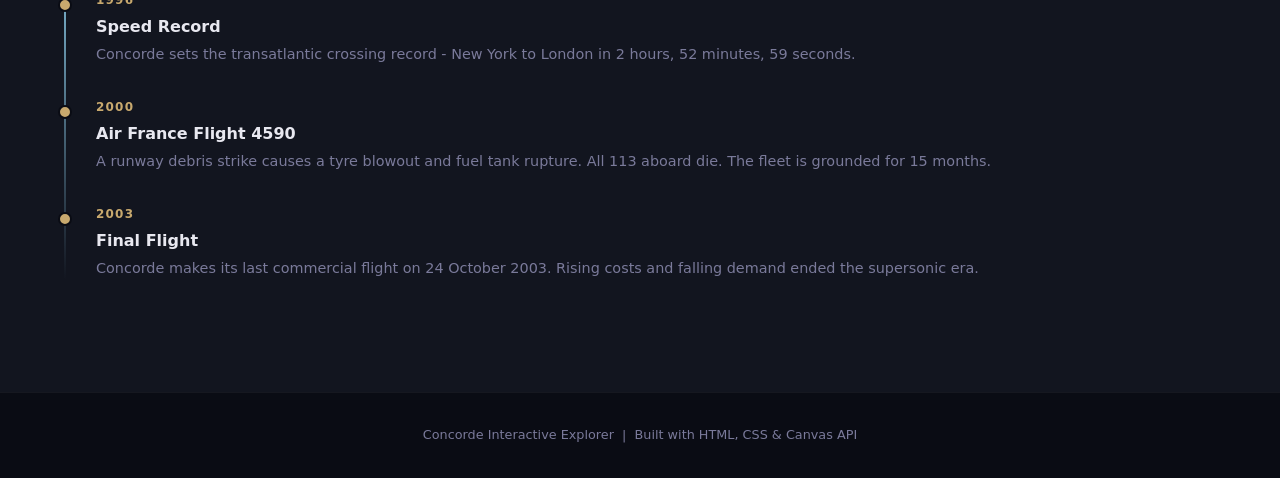
<file: index.EN.html>
<!DOCTYPE html>
<html lang="en">
<head>
  <meta charset="UTF-8">
  <meta name="viewport" content="width=device-width, initial-scale=1.0">
  <title>Concorde - Supersonic Explorer</title>
  <link rel="stylesheet" href="style.css">
</head>
<body>

<!-- NAV -->
<nav>
  <div class="nav-brand">CONCORDE</div>
  <ul class="nav-links">
    <li><a href="#story">About</a></li>
    <li><a href="#physics">Physics</a></li>
    <li><a href="#timeline">Timeline</a></li>
    <button><a href="index.DA.html">Dansk</a></button>
  </ul>
</nav>

<!-- HERO -->
<section class="titleCard" id="home">
  <div class="titleCard-bg"></div>

  <div class="titleCard-content">
    <div class="titleCard-tag">1969 - 2003</div>
    <h1>Flying at the<br>Edge of <span>Sound</span></h1>
    <p>The Concorde was humanity's only commercial supersonic passenger aircraft - crossing the Atlantic in under 3.5 hours at Mach 2.04, twice the speed of sound.</p>
    <div class="titleCard-stats">
      <div class="stat"><span class="stat-value">Mach 2.04</span><span class="stat-label">Cruise Speed</span></div>
      <div class="stat"><span class="stat-value">18,300 m</span><span class="stat-label">Cruise Altitude</span></div>
      <div class="stat"><span class="stat-value">3h 30m</span><span class="stat-label">London -> NYC</span></div>
      <div class="stat"><span class="stat-value">100</span><span class="stat-label">Passengers</span></div>
    </div>
  </div>
</section>

<!-- STORY -->
<section id="story">
  <div class="section-tag">Background</div>
  <h2>What Was the Concorde?</h2>
  <div class="story-grid">
    <div class="story-text">
      <p>The Concorde was a joint British-French engineering project, the product of an international treaty signed in 1962. It entered commercial service in 1976, operated by British Airways and Air France, and flew for 27 years before its retirement in 2003.</p>
      <p>Flying at altitudes above 18,300 metres - higher than most weather - passengers could see the curvature of the Earth. The aircraft's aluminium skin reached 127 °C during cruise, causing the fuselage to expand by up to 25 cm. Windows were warm to the touch.</p>
      <p>The delta wing design, with no separate horizontal tailplane, was chosen because it produces low drag at supersonic speeds. The distinctive drooped nose allowed pilots to see the runway during the steep approach that the design demanded.</p>
    </div>
    <div class="story-facts">
      <div class="fact-card">
        <h4>Engines</h4>
        <p>4 x Rolls-Royce/SNECMA Olympus 593 turbojets, each producing 169.3 kN of thrust with reheat. The engines consumed fuel at roughly 25,629 kg/h at cruise.</p>
      </div>
      <div class="fact-card">
        <h4>Materials Challenge</h4>
        <p>Conventional aluminium alloys soften at ~150 °C. Concorde used a special RR.58 aluminium-copper alloy that retains strength at operating temperatures.</p>
      </div>
      <div class="fact-card">
        <h4>Sonic Boom</h4>
        <p>Flying supersonically over land was banned in most countries. Concorde was restricted to oceanic routes because its sonic boom - roughly 100 dB on the ground - would disturb populations below.</p>
      </div>
      <div class="fact-card">
        <h4>Economic Fate</h4>
        <p>The 2000 Air France crash, rising fuel costs after 9/11, and a declining passenger market led both airlines to retire the fleet in 2003. Only 20 aircraft were ever built.</p>
      </div>
    </div>
  </div>
</section>

<!-- PHYSICS INTERACTIVES -->
<section id="physics">
  <div class="section-tag">Interactive Physics</div>
  <h2>The Science Behind the Speed</h2>
  <p class="section-intro">Two of the most critical physical phenomena that shaped the Concorde's design - explore them interactively below.</p>

  <div class="physics-grid">
    <!-- 1: Mach Cone -->
    <div class="interactive-card">
      <h3>Mach Cone &amp; Sonic Boom</h3>
      <p class="desc">As an aircraft accelerates past the speed of sound, it outruns its own pressure waves. A conical shockwave forms - the sonic boom. Drag the speed slider to see how the cone angle changes.</p>
      <canvas id="machCanvas" width="500" height="300"
        data-travel-label="direction of travel"
        data-subsonic-text="Subsonic - pressure waves travel ahead of the plane"
        data-transonic-text="Transonic - shockwave forming, unstable drag rise"
        data-supersonic-text="Supersonic - Mach angle μ = {mu} deg, sonic boom on the ground"
      ></canvas>
      <div class="controls">
        <div class="control-row">
          <label>Speed</label>
          <input type="range" id="machSlider" min="0.1" max="3.0" step="0.01" value="0.5">
          <span class="readout" id="machReadout">Mach 0.50</span>
        </div>
      </div>
      <div class="info-badge" id="machInfo">Subsonic - no shockwave yet</div>
    </div>

    <!-- 2: Thermal Expansion -->
    <div class="interactive-card">
      <h3>Aerodynamic Heating &amp; Thermal Expansion</h3>
      <p class="desc">Friction with air at supersonic speeds heats the fuselage significantly. The Concorde grew ~25 cm at cruise. The colour shows skin temperature, and the fuselage visibly stretches.</p>
      <canvas id="heatCanvas" width="500" height="300"
        data-cold-label="Cold length (ground)"
        data-temp-label="fuselage skin temperature"
        data-badge-prefix="Skin temp"
        data-exp-label="Expansion"
      ></canvas>
      <div class="controls">
        <div class="control-row">
          <label>Mach Speed</label>
          <input type="range" id="heatSlider" min="0" max="2.04" step="0.01" value="0">
          <span class="readout" id="heatReadout">Mach 0.00</span>
        </div>
      </div>
      <div class="info-badge" id="heatInfo">Skin temp: ~15 °C (ground)</div>
    </div>
  </div>
</section>

<!-- TIMELINE -->
<section id="timeline">
  <div class="section-tag">History</div>
  <h2>Key Milestones</h2>
  <div class="timeline">
    <div class="tl-item">
      <div class="tl-year">1962</div>
      <h4>International Treaty</h4>
      <p>Britain and France sign the treaty mandating joint development of a supersonic transport aircraft.</p>
    </div>
    <div class="tl-item">
      <div class="tl-year">1969</div>
      <h4>First Flight</h4>
      <p>Concorde 001 makes its maiden flight from Toulouse on 2 March 1969. It breaks the sound barrier two months later.</p>
    </div>
    <div class="tl-item">
      <div class="tl-year">1976</div>
      <h4>Commercial Service Begins</h4>
      <p>British Airways and Air France launch simultaneous commercial services - London to Bahrain, and Paris to Rio de Janeiro.</p>
    </div>
    <div class="tl-item">
      <div class="tl-year">1996</div>
      <h4>Speed Record</h4>
      <p>Concorde sets the transatlantic crossing record - New York to London in 2 hours, 52 minutes, 59 seconds.</p>
    </div>
    <div class="tl-item">
      <div class="tl-year">2000</div>
      <h4>Air France Flight 4590</h4>
      <p>A runway debris strike causes a tyre blowout and fuel tank rupture. All 113 aboard die. The fleet is grounded for 15 months.</p>
    </div>
    <div class="tl-item">
      <div class="tl-year">2003</div>
      <h4>Final Flight</h4>
      <p>Concorde makes its last commercial flight on 24 October 2003. Rising costs and falling demand ended the supersonic era.</p>
    </div>
  </div>
</section>

<footer>
  Concorde Interactive Explorer &nbsp;|&nbsp; Built with HTML, CSS &amp; Canvas API
</footer>

<script src="mach-cone.js"></script>
<script src="thermal-expansion.js"></script>

</body>
</html>
</file>
<file: style.css>
/* 
   Base colors for everything, defined as CSS variables for easy theming and consistency across the site.
   Some things will vary but mostly this is the way elements should look.

   /
   Base farver til alt defineret som CSS-variabler for nem theming og konsistens på tværs af sitet.
   Nogle ting vil variere, men for det meste er det sådan elementer skal se ud.

   */
   :root {
      --bg: #0a0c14;
      --surface: #12151f;
      --surface2: #1a1e2e;
      --accent: #c8a96e;
      --accent2: #7eb8d4;
      --text: #e8e8f0;
      --muted: #7a7a9a;
      --danger: #e05c5c;
    }

    * { box-sizing: border-box; margin: 0; padding: 0; }

    body {
      background: var(--bg);
      color: var(--text);
      font-family: 'Segoe UI', system-ui, sans-serif;
      line-height: 1.6;
    }

    /* ── NAV ── */
    nav {
      position: fixed; top: 0; left: 0; right: 0; z-index: 100;
      background: rgba(10,12,20,0.92);
      backdrop-filter: blur(10px);
      border-bottom: 1px solid rgba(200,169,110,0.15);
      display: flex; align-items: center; justify-content: space-between;
      padding: 0 2rem; height: 56px;
    }
    .nav-brand { font-size: 1.1rem; font-weight: 700; letter-spacing: 0.15em; color: var(--accent); }
    .nav-links { display: flex; gap: 2rem; list-style: none; }
    .nav-links a { color: var(--muted); text-decoration: none; font-size: 0.85rem; letter-spacing: 0.05em; transition: color 0.2s; }
    .nav-links a:hover { color: var(--accent); }

    /* ── titleCard ── */
    .titleCard {
      min-height: 100vh;
      display: flex; flex-direction: column; justify-content: center; align-items: flex-start;
      padding: 8rem 4rem 4rem;
      position: relative; overflow: hidden;
    }
    .titleCard-bg {
      position: absolute; inset: 0; z-index: 0;
      background:
        linear-gradient(to right, rgba(10,12,20,0.92) 35%, rgba(10,12,20,0.4) 100%),
        url('https://upload.wikimedia.org/wikipedia/commons/e/eb/British_Airways_Concorde_G-BOAC_03.jpg') center/cover no-repeat;
    }
    .titleCard-content { position: relative; z-index: 1; max-width: 640px; }
    .titleCard-tag {
      display: inline-block; font-size: 0.7rem; letter-spacing: 0.2em; font-weight: 600;
      color: var(--accent); border: 1px solid rgba(200,169,110,0.4);
      padding: 0.25rem 0.75rem; border-radius: 2px; margin-bottom: 1.5rem;
      text-transform: uppercase;
    }
    .titleCard h1 {
      font-size: clamp(2.5rem, 6vw, 4.5rem);
      font-weight: 800; letter-spacing: -0.02em; line-height: 1.05;
      margin-bottom: 1.25rem;
    }
    .titleCard h1 span { color: var(--accent); }
    .titleCard p { font-size: 1.1rem; color: var(--muted); max-width: 520px; margin-bottom: 2rem; }
    .titleCard-stats {
      display: flex; gap: 2.5rem; flex-wrap: wrap;
    }
    .stat { display: flex; flex-direction: column; }
    .stat-value { font-size: 1.8rem; font-weight: 700; color: var(--accent2); }
    .stat-label { font-size: 0.7rem; letter-spacing: 0.12em; color: var(--muted); text-transform: uppercase; }

    /* ── PLANE SVG decoration ── */
    .titleCard-plane {
      position: absolute; right: -2%; top: 50%; transform: translateY(-50%);
      width: 52%; opacity: 0.12; z-index: 0;
      pointer-events: none;
    }

    /* ── SECTION SHARED ── */
    section { padding: 5rem 4rem; }
    .section-tag {
      font-size: 0.7rem; letter-spacing: 0.2em; font-weight: 600;
      color: var(--accent); text-transform: uppercase; margin-bottom: 0.5rem;
    }
    h2 { font-size: clamp(1.6rem, 3vw, 2.2rem); font-weight: 700; margin-bottom: 1rem; }
    .section-intro { color: var(--muted); max-width: 600px; margin-bottom: 2.5rem; }

    /* ── STORY ── */
    #story {
      background:
        linear-gradient(rgba(10,12,20,0.88), rgba(10,12,20,0.88)),
        url('https://aerospaceglobalnews.com/wp-content/uploads/2026/02/Concorde_engine_nacelle_detail_Musee_de_lAir_et_de_lEspace_Le_Bourget_France._12599326095-1024x742.jpg') center/cover no-repeat fixed;
    }
    .story-grid { display: grid; grid-template-columns: 1fr 1fr; gap: 3rem; align-items: start; }
    .story-text p { color: var(--muted); margin-bottom: 1rem; }
    .story-facts { display: flex; flex-direction: column; gap: 1rem; }
    .fact-card {
      background: var(--surface2); border: 1px solid rgba(255,255,255,0.05);
      border-radius: 8px; padding: 1rem 1.25rem;
    }
    .fact-card h4 { font-size: 0.8rem; letter-spacing: 0.1em; text-transform: uppercase; color: var(--accent); margin-bottom: 0.3rem; }
    .fact-card p { font-size: 0.95rem; color: var(--muted); }

    /* ── INTERACTIVE SHARED ── */
    .interactive-card {
      background: var(--surface); border: 1px solid rgba(255,255,255,0.06);
      border-radius: 12px; padding: 2rem; margin-bottom: 2rem;
    }
    .interactive-card h3 { font-size: 1.1rem; font-weight: 700; margin-bottom: 0.4rem; }
    .interactive-card .desc { color: var(--muted); font-size: 0.9rem; margin-bottom: 1.5rem; }

    canvas { display: block; border-radius: 8px; }

    .controls { display: flex; flex-direction: column; gap: 1rem; margin-top: 1.25rem; }
    .control-row { display: flex; align-items: center; gap: 1rem; flex-wrap: wrap; }
    .control-row label { font-size: 0.8rem; letter-spacing: 0.08em; color: var(--muted); min-width: 120px; text-transform: uppercase; }
    input[type=range] {
      flex: 1; min-width: 160px; accent-color: var(--accent);
      cursor: pointer; height: 4px;
    }
    .readout {
      font-size: 0.85rem; font-weight: 700; color: var(--accent2);
      min-width: 80px; text-align: right;
    }
    .info-badge {
      display: inline-flex; align-items: center; gap: 0.4rem;
      background: rgba(200,169,110,0.1); border: 1px solid rgba(200,169,110,0.2);
      border-radius: 20px; padding: 0.3rem 0.8rem; font-size: 0.78rem; color: var(--accent);
      margin-top: 0.75rem;
    }

    /* ── PHYSICS SECTIONS ── */
    #physics { background: var(--bg); }

    .physics-grid { display: grid; grid-template-columns: 1fr 1fr; gap: 2rem; }
    @media (max-width: 900px) {
      .physics-grid { grid-template-columns: 1fr; }
      .story-grid { grid-template-columns: 1fr; }
      section { padding: 3rem 1.5rem; }
      .titleCard { padding: 7rem 1.5rem 3rem; }
    }

    /* ── TIMELINE ── */
    #timeline { background: var(--surface); }
    .timeline { position: relative; padding-left: 2rem; }
    .timeline::before {
      content: ''; position: absolute; left: 0; top: 0; bottom: 0;
      width: 2px; background: linear-gradient(to bottom, var(--accent), var(--accent2), transparent);
    }
    .tl-item { position: relative; margin-bottom: 2rem; }
    .tl-item::before {
      content: ''; position: absolute; left: -2.4rem; top: 0.4rem;
      width: 10px; height: 10px; border-radius: 50%;
      background: var(--accent); border: 2px solid var(--bg);
    }
    .tl-year { font-size: 0.75rem; font-weight: 700; color: var(--accent); letter-spacing: 0.1em; margin-bottom: 0.2rem; }
    .tl-item h4 { font-weight: 600; margin-bottom: 0.25rem; }
    .tl-item p { color: var(--muted); font-size: 0.9rem; }

    /* ── FOOTER ── */
    footer {
      background: var(--bg); border-top: 1px solid rgba(255,255,255,0.05);
      text-align: center; padding: 2rem; color: var(--muted); font-size: 0.8rem;
    }
</file>
